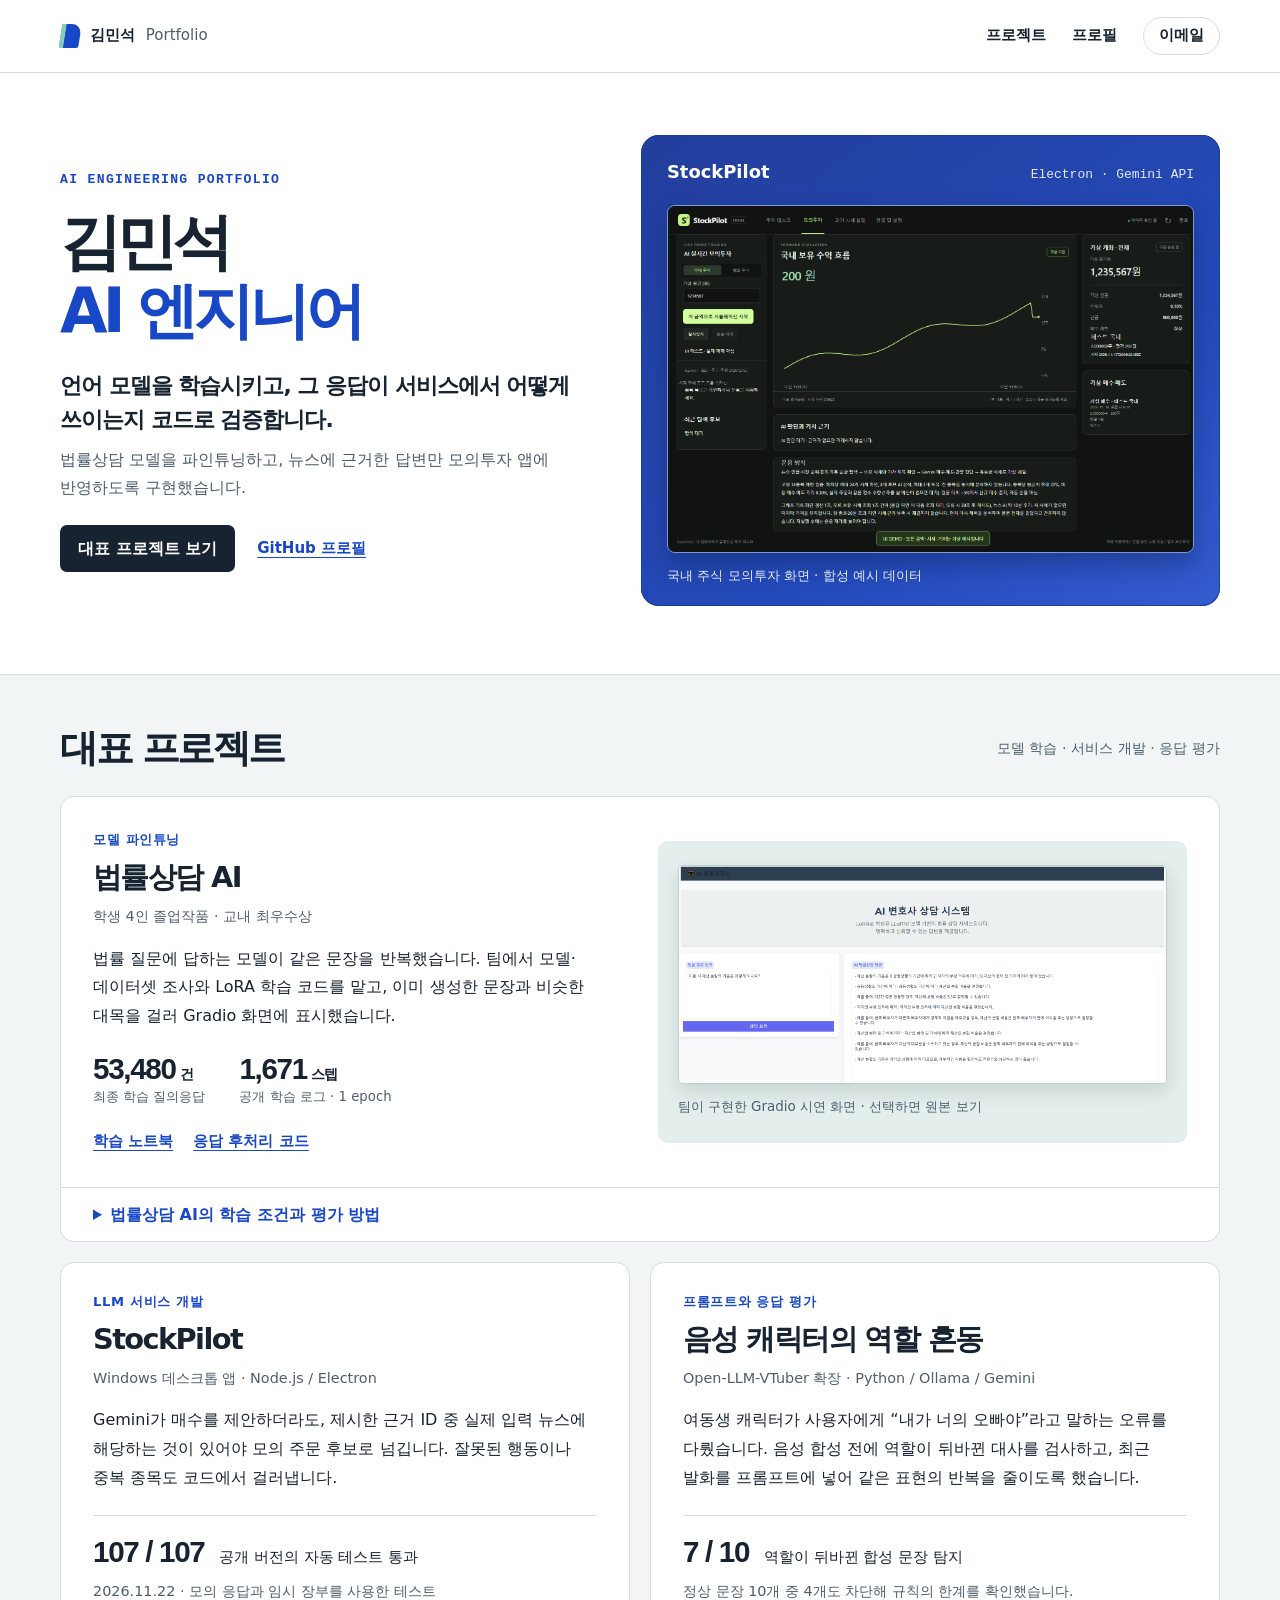
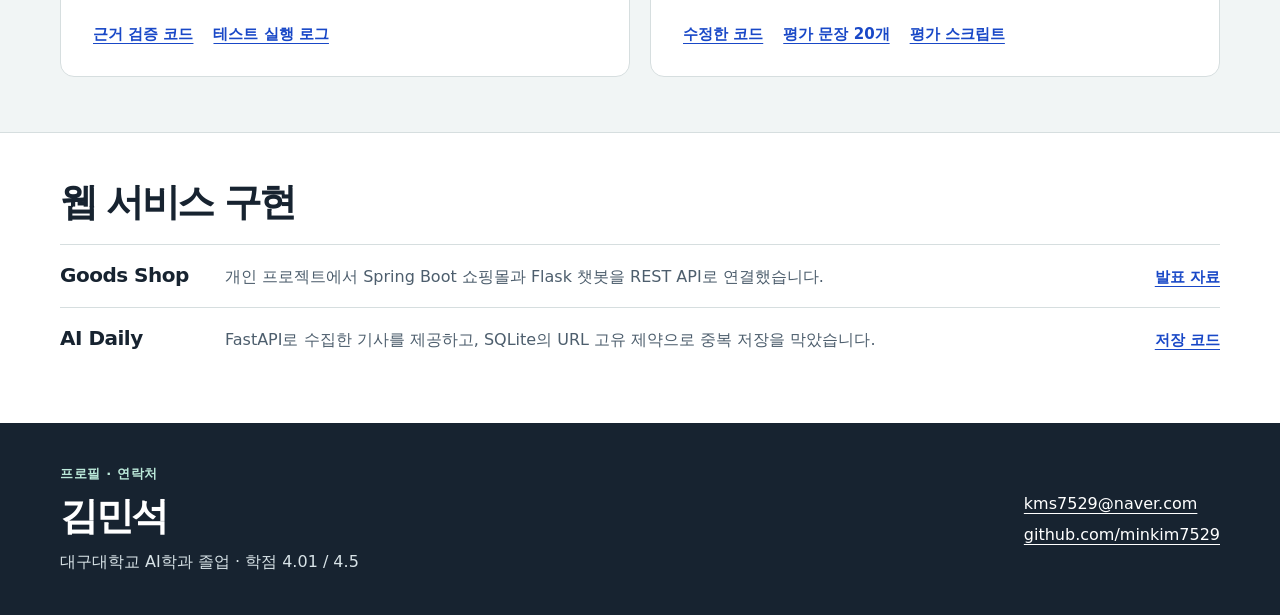
<file: index.html>
<!doctype html>
<html lang="ko">
<head>
  <meta charset="utf-8">
  <meta name="viewport" content="width=device-width, initial-scale=1">
  <title>김민석 | AI 엔지니어 포트폴리오</title>
  <meta name="description" content="김민석의 AI 개발 프로젝트. 법률상담 모델의 LoRA 학습, StockPilot의 LLM 응답 검증, 음성 캐릭터의 대화 오류 실험을 코드와 실행 기록으로 소개합니다.">
  <link rel="canonical" href="https://minkim7529.github.io/ai-engineering-portfolio/">
  <meta property="og:title" content="김민석 | AI 엔지니어 포트폴리오">
  <meta property="og:description" content="모델 학습부터 서비스 구현까지, 직접 맡은 일과 실행 기록">
  <meta property="og:image" content="https://minkim7529.github.io/ai-engineering-portfolio/img/stockpilot-paper-kr.png">
  <link rel="icon" href="favicon.svg" type="image/svg+xml">
  <link rel="stylesheet" href="css/portfolio.css">
</head>
<body>
<a class="skip" href="#main">본문으로 이동</a>
<header class="bar"><div class="wrap bar-in">
  <a class="brand" href="#main"><i aria-hidden="true"></i>김민석<span lang="en">Portfolio</span></a>
  <nav aria-label="주요 메뉴"><a href="#work">프로젝트</a><a href="#profile">프로필</a><a class="contact" href="mailto:kms7529@naver.com">이메일</a></nav>
</div></header>
<main id="main">
<section class="wrap hero" aria-labelledby="intro-title">
  <div class="intro"><p class="eyebrow" lang="en">AI Engineering Portfolio</p>
    <h1 id="intro-title">김민석<span>AI 엔지니어</span></h1>
    <p class="lede">언어 모델을 학습시키고, 그 응답이 서비스에서 어떻게 쓰이는지 코드로 검증합니다.</p>
    <p class="intro-note">법률상담 모델을 파인튜닝하고, 뉴스에 근거한 답변만 모의투자 앱에 반영하도록 구현했습니다.</p>
    <div class="actions"><a class="primary" href="#work">대표 프로젝트 보기</a><a class="textlink" href="https://github.com/minkim7529">GitHub 프로필</a></div>
  </div>
  <figure class="showcase">
    <div class="showcase-top"><span>StockPilot</span><span>Electron · Gemini API</span></div>
    <a class="screen" href="#stockpilot" aria-label="StockPilot 프로젝트 설명 보기"><img src="img/stockpilot-paper-kr.png" width="1469" height="967" alt="StockPilot의 모의 계좌와 자산 추이, 뉴스 분석을 보여주는 데스크톱 화면" fetchpriority="high"></a>
    <figcaption>국내 주식 모의투자 화면 · 합성 예시 데이터</figcaption>
  </figure>
</section>
<section class="work" id="work"><div class="wrap">
  <header class="section-head"><h2>대표 프로젝트</h2><span>모델 학습 · 서비스 개발 · 응답 평가</span></header>
  <article class="feature" id="legal">
    <div class="feature-copy">
      <p class="eyebrow">모델 파인튜닝</p><h3>법률상담 AI</h3>
      <p class="meta">학생 4인 졸업작품 · 교내 최우수상</p>
      <p>법률 질문에 답하는 모델이 같은 문장을 반복했습니다. 팀에서 모델·데이터셋 조사와 LoRA 학습 코드를 맡고, 이미 생성한 문장과 비슷한 대목을 걸러 Gradio 화면에 표시했습니다.</p>
      <div class="stats"><div><strong>53,480<span>건</span></strong><small>최종 학습 질의응답</small></div><div><strong>1,671<span>스텝</span></strong><small>공개 학습 로그 · 1 epoch</small></div></div>
      <div class="sources"><a href="https://github.com/minkim7529/legal-consultation-ai/blob/465636181e98dcc245a76e8473e2a06f2f5f793d/법률_데이터셋_학습.ipynb">학습 노트북</a><a href="https://github.com/minkim7529/legal-consultation-ai/blob/465636181e98dcc245a76e8473e2a06f2f5f793d/법률상담사이트_최종.ipynb">응답 후처리 코드</a></div>
    </div>
    <figure class="legal-visual"><a class="legal-frame" href="img/legal-ai-demo.png" aria-label="법률상담 AI 시연 화면 원본 보기"><img src="img/legal-ai-demo.png" width="1832" height="816" alt="Gradio 법률상담 시연 화면에서 입력한 질문과 생성된 답변" loading="lazy"></a><figcaption>팀이 구현한 Gradio 시연 화면 · 선택하면 원본 보기</figcaption></figure>
  </article>
  <details class="training" id="training"><summary>법률상담 AI의 학습 조건과 평가 방법</summary><p>Llama 3.1 8B를 4비트로 불러와 LoRA(r=16)를 적용했습니다. 초기 실험에서는 같은 질문에 대한 1~3 epoch의 답변을 읽고 2 epoch의 출력을 선호했습니다. 최종 공개 노트북에는 1 epoch 학습이 기록돼 있습니다. 반복 문장은 SequenceMatcher로 비교했으며, 질문별 법률 정확도를 정량 평가한 수치는 없습니다.</p></details>
  <div class="pair">
    <article class="case" id="stockpilot"><p class="eyebrow">LLM 서비스 개발</p><h3>StockPilot</h3><p class="meta">Windows 데스크톱 앱 · Node.js / Electron</p>
      <p>Gemini가 매수를 제안하더라도, 제시한 근거 ID 중 실제 입력 뉴스에 해당하는 것이 있어야 모의 주문 후보로 넘깁니다. 잘못된 행동이나 중복 종목도 코드에서 걸러냅니다.</p>
      <div class="result"><strong>107 / 107</strong><span>공개 버전의 자동 테스트 통과</span></div>
      <p class="fine">2026.11.22 · 모의 응답과 임시 장부를 사용한 테스트</p>
      <div class="sources"><a href="https://github.com/minkim7529/ai-stock-trading-program/blob/c819b2ce1bc6b4c4fecc42fb5cb57cead254dee7/src/live.js#L14">근거 검증 코드</a><a href="evidence/stockpilot-tests-2026-11-22.txt">테스트 실행 로그</a></div>
    </article>
    <article class="case" id="vtuber"><p class="eyebrow">프롬프트와 응답 평가</p><h3>음성 캐릭터의 역할 혼동</h3><p class="meta">Open-LLM-VTuber 확장 · Python / Ollama / Gemini</p>
      <p>여동생 캐릭터가 사용자에게 “내가 너의 오빠야”라고 말하는 오류를 다뤘습니다. 음성 합성 전에 역할이 뒤바뀐 대사를 검사하고, 최근 발화를 프롬프트에 넣어 같은 표현의 반복을 줄이도록 했습니다.</p>
      <div class="result"><strong>7 / 10</strong><span>역할이 뒤바뀐 합성 문장 탐지</span></div>
      <p class="fine">정상 문장 10개 중 4개도 차단해 규칙의 한계를 확인했습니다.</p>
      <div class="sources"><a href="https://github.com/minkim7529/vtuber-ollama-gemini-experiments/blob/e60a309113a58035bb9993677c103e9f2608773b/my-changes.patch">수정한 코드</a><a href="evidence/guard-cases.tsv">평가 문장 20개</a><a href="evidence/check_guard.py">평가 스크립트</a></div>
    </article>
  </div>
</div></section>
<section class="wrap more" id="service"><h2>웹 서비스 구현</h2>
  <div class="service" id="goods-shop"><h3>Goods Shop</h3><p>개인 프로젝트에서 Spring Boot 쇼핑몰과 Flask 챗봇을 REST API로 연결했습니다.</p><a href="https://github.com/minkim7529/goods-shop">발표 자료</a></div>
  <div class="service" id="ai-daily"><h3>AI Daily</h3><p>FastAPI로 수집한 기사를 제공하고, SQLite의 URL 고유 제약으로 중복 저장을 막았습니다.</p><a href="https://github.com/minkim7529/ai-daily/blob/10de4b4a4d784844d360123c672d9339c70101ae/backend/database.py">저장 코드</a></div>
</section>
</main>
<footer id="profile"><div class="wrap foot"><div><p class="eyebrow">프로필 · 연락처</p><h2>김민석</h2><p>대구대학교 AI학과 졸업 · 학점 4.01 / 4.5</p></div><div class="address"><a href="mailto:kms7529@naver.com">kms7529@naver.com</a><a href="https://github.com/minkim7529">github.com/minkim7529</a></div></div></footer>
</body></html>
</file>
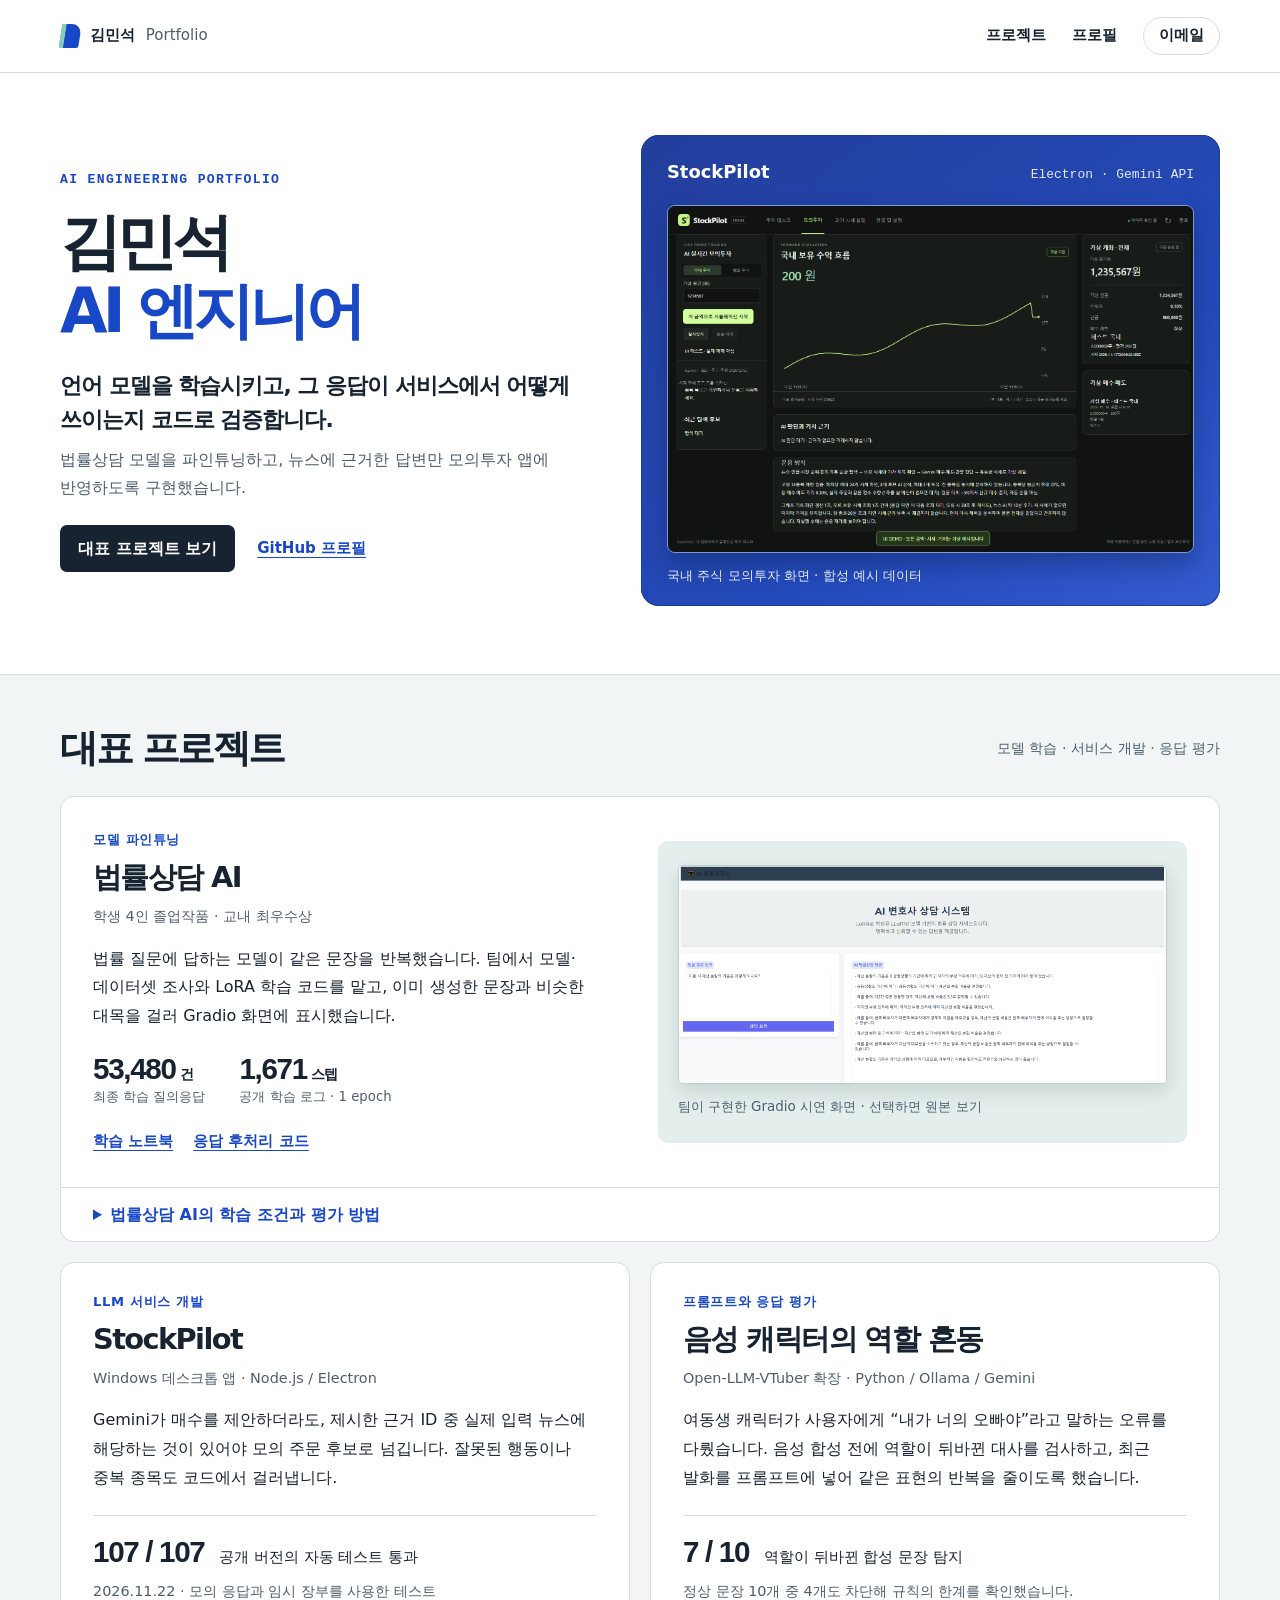
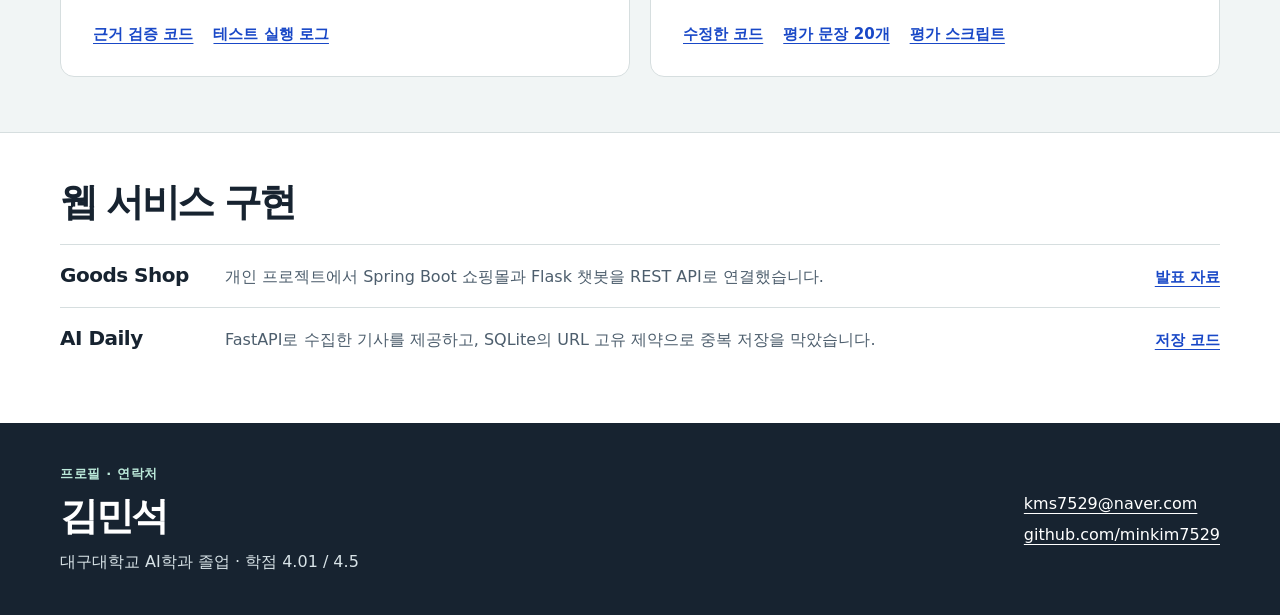
<file: projects/ai-daily.html>
<!doctype html>
<html lang="ko"><head>
<meta charset="utf-8"><meta name="viewport" content="width=device-width, initial-scale=1">
<title>AI Daily | 김민석</title>
<link rel="canonical" href="https://minkim7529.github.io/ai-engineering-portfolio/#ai-daily">
<meta http-equiv="refresh" content="0;url=../#ai-daily">
</head><body><p><a href="../#ai-daily">AI Daily 보기</a></p><p><a href="../">김민석 포트폴리오</a></p></body></html>
</file>
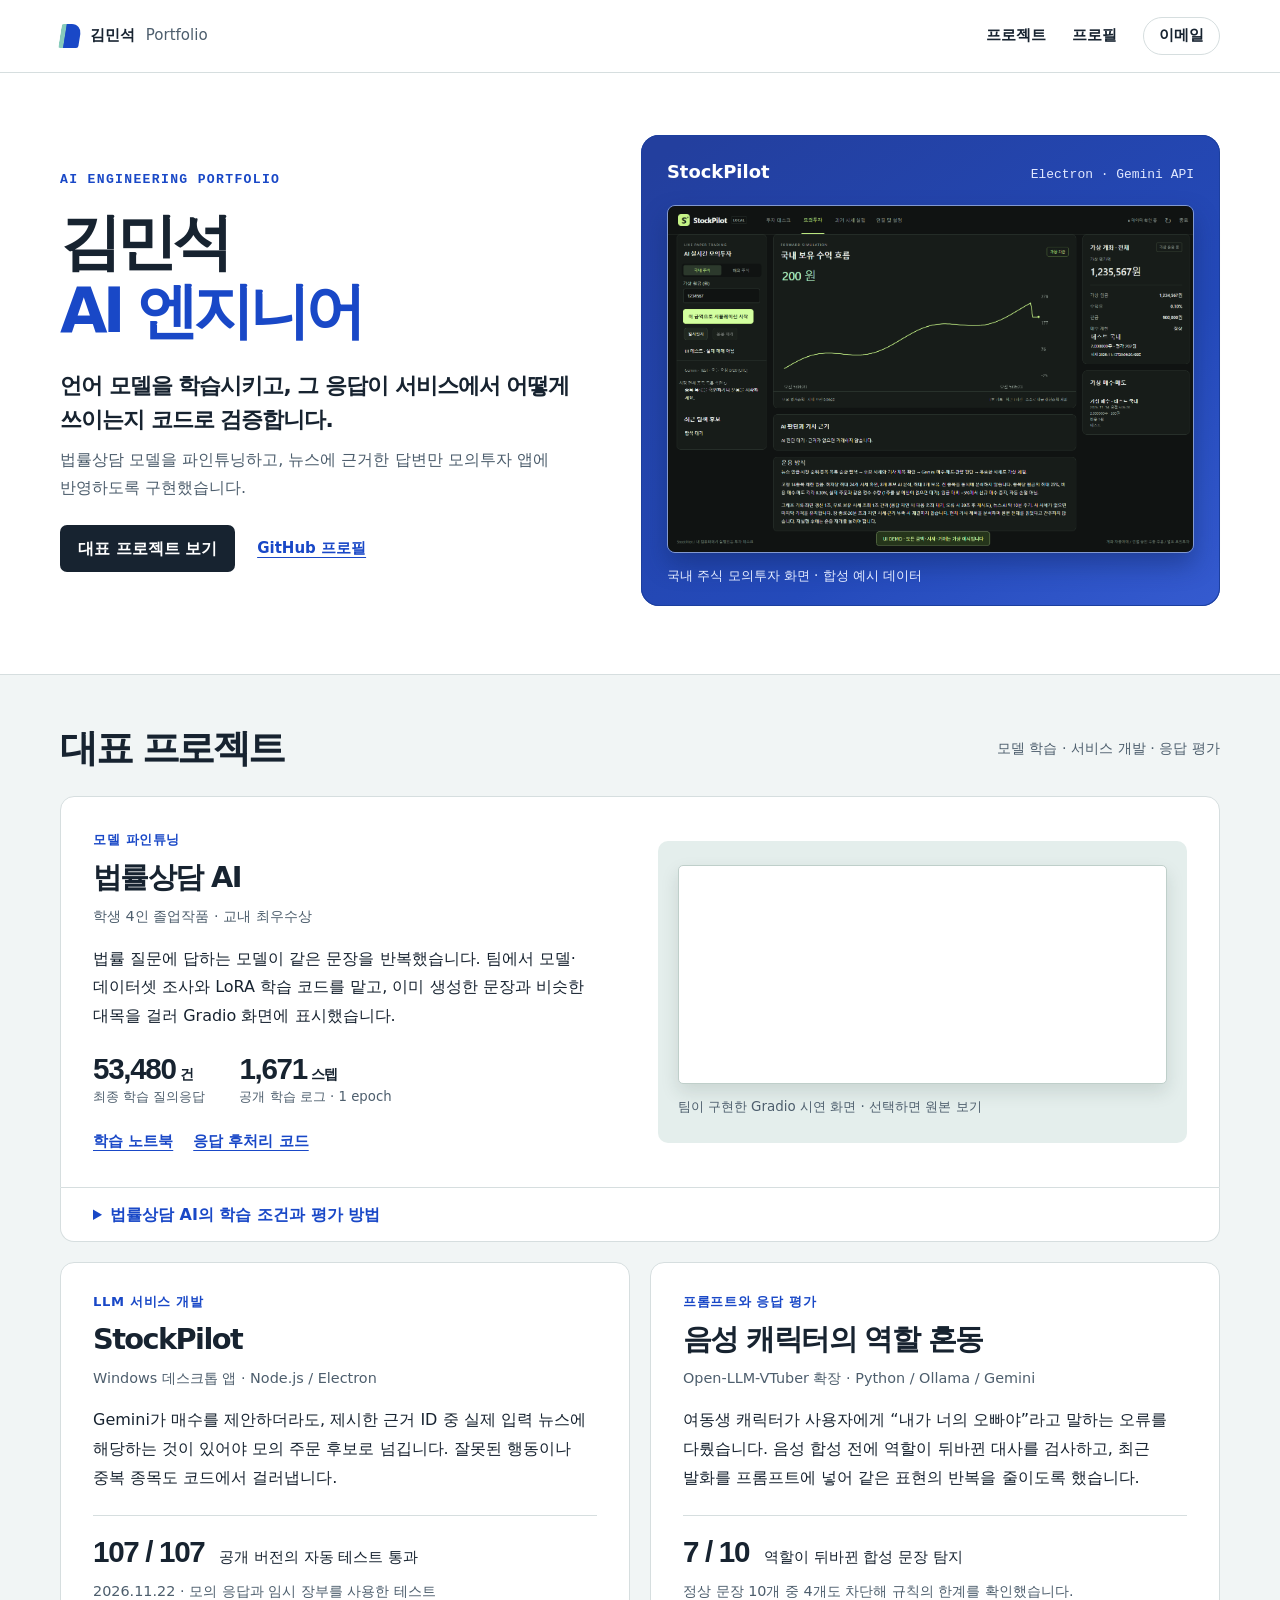
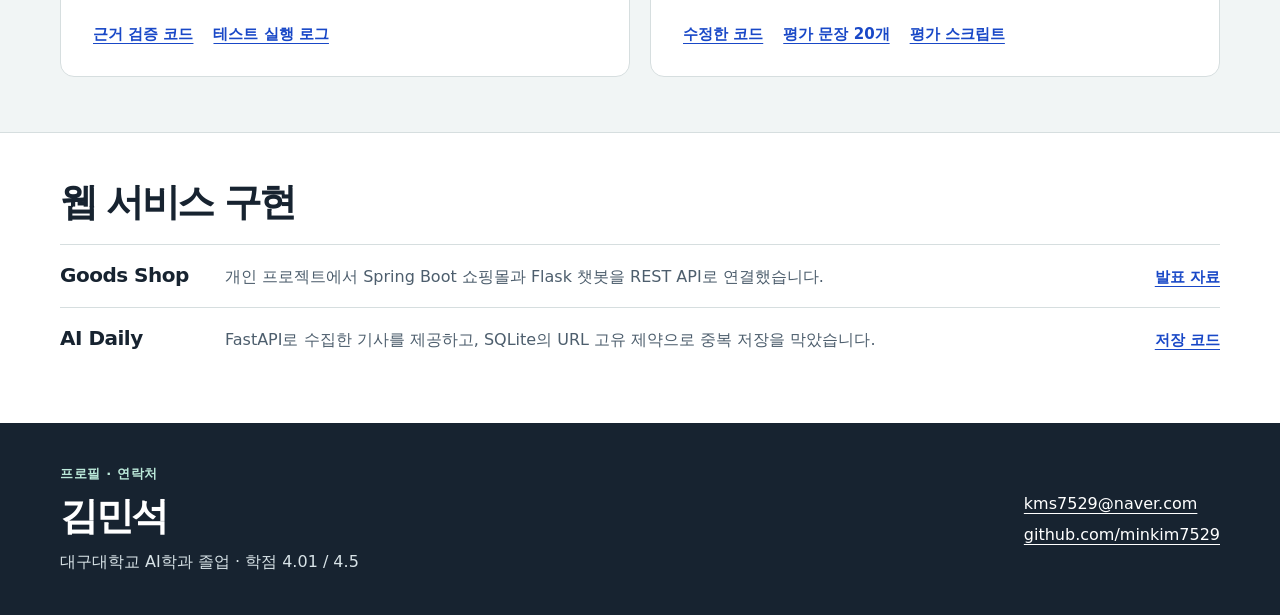
<file: projects/ai-stock-trading-program.html>
<!doctype html>
<html lang="ko"><head>
<meta charset="utf-8"><meta name="viewport" content="width=device-width, initial-scale=1">
<title>StockPilot | 김민석</title>
<link rel="canonical" href="https://minkim7529.github.io/ai-engineering-portfolio/#stockpilot">
<meta http-equiv="refresh" content="0;url=../#stockpilot">
</head><body><p><a href="../#stockpilot">StockPilot 보기</a></p><p><a href="../">김민석 포트폴리오</a></p></body></html>
</file>
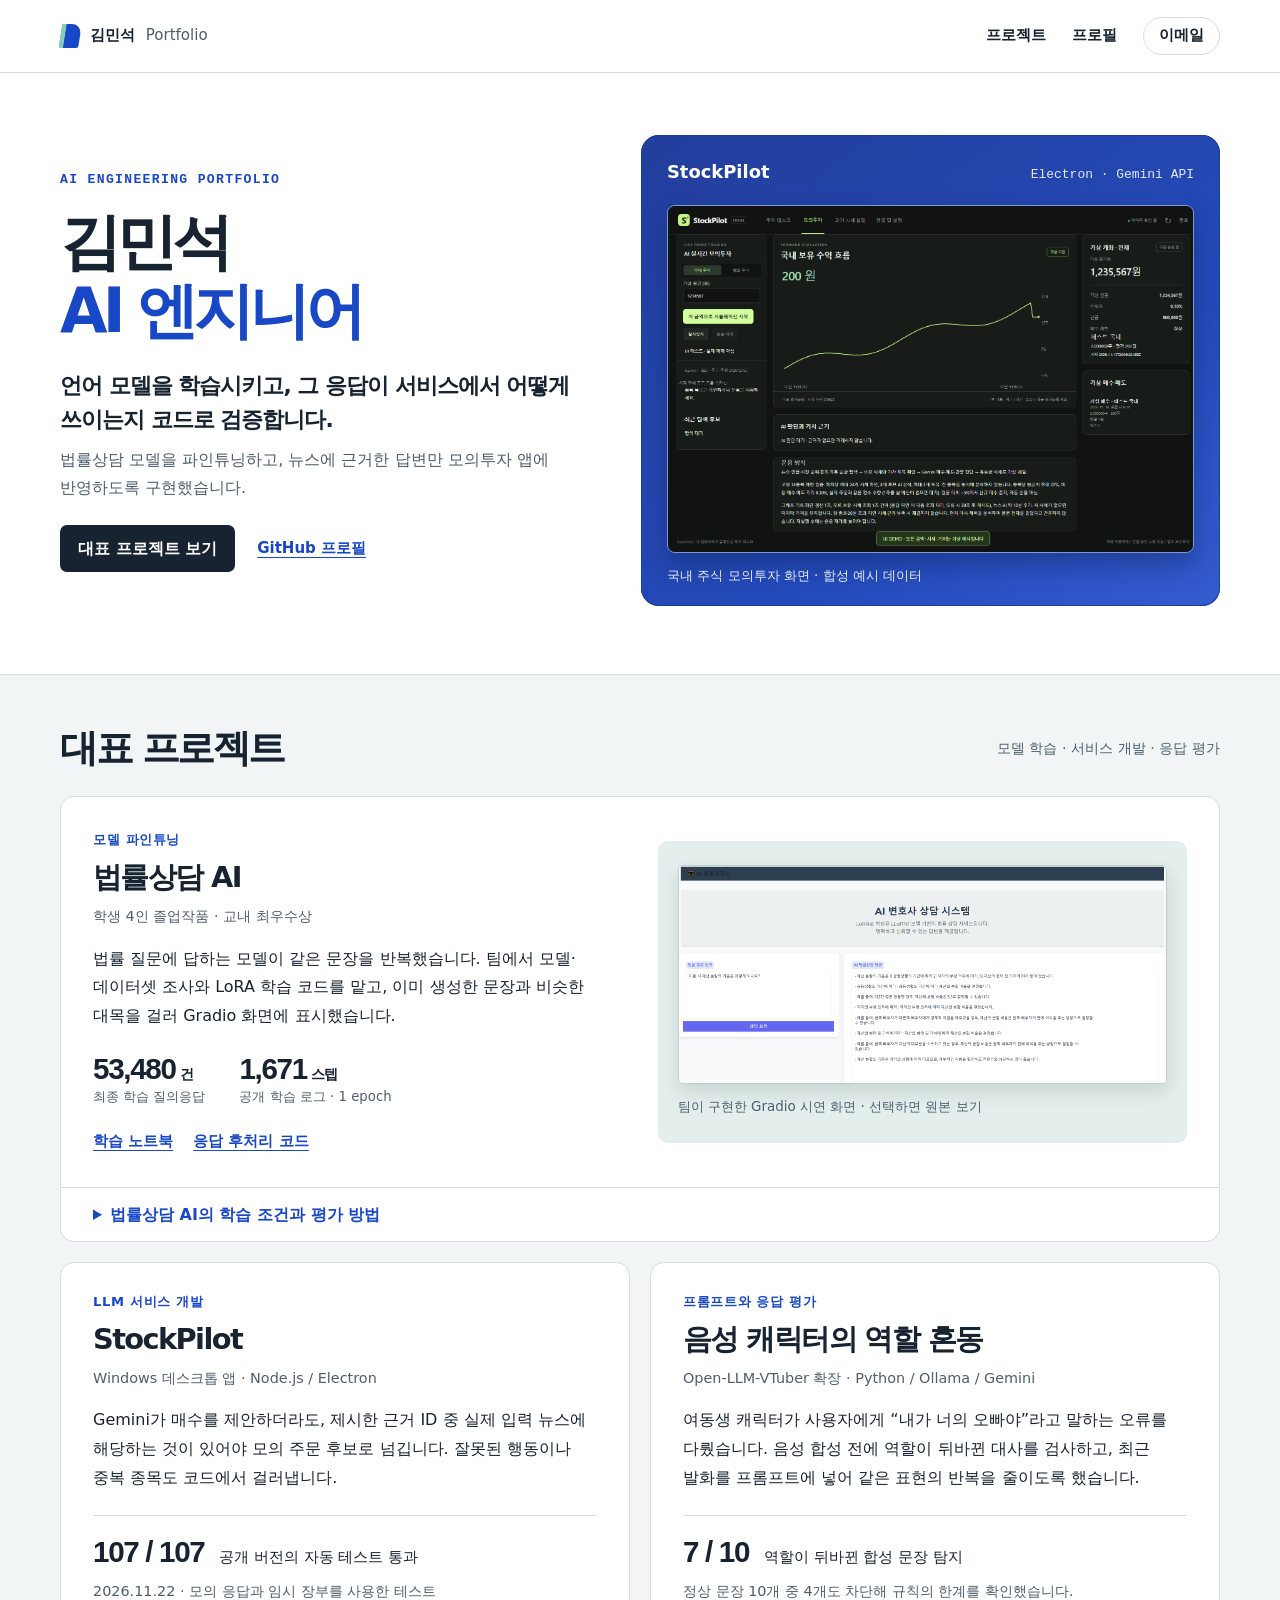
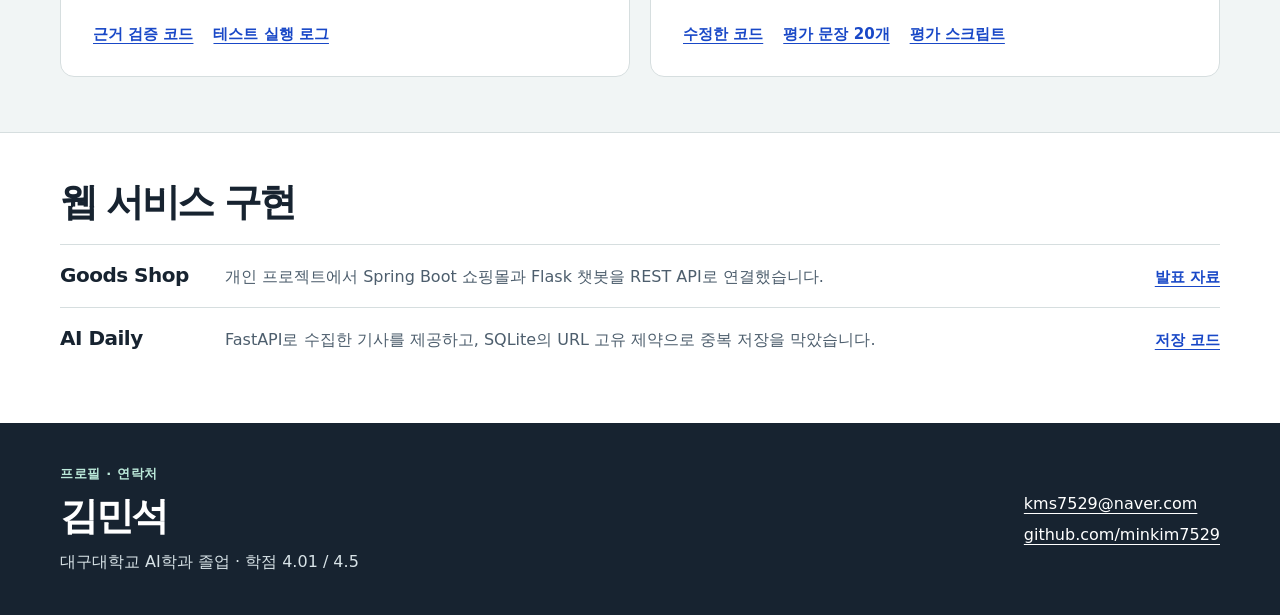
<file: projects/goods-shop.html>
<!doctype html>
<html lang="ko"><head>
<meta charset="utf-8"><meta name="viewport" content="width=device-width, initial-scale=1">
<title>Goods Shop | 김민석</title>
<link rel="canonical" href="https://minkim7529.github.io/ai-engineering-portfolio/#goods-shop">
<meta http-equiv="refresh" content="0;url=../#goods-shop">
</head><body><p><a href="../#goods-shop">Goods Shop 보기</a></p><p><a href="../">김민석 포트폴리오</a></p></body></html>
</file>
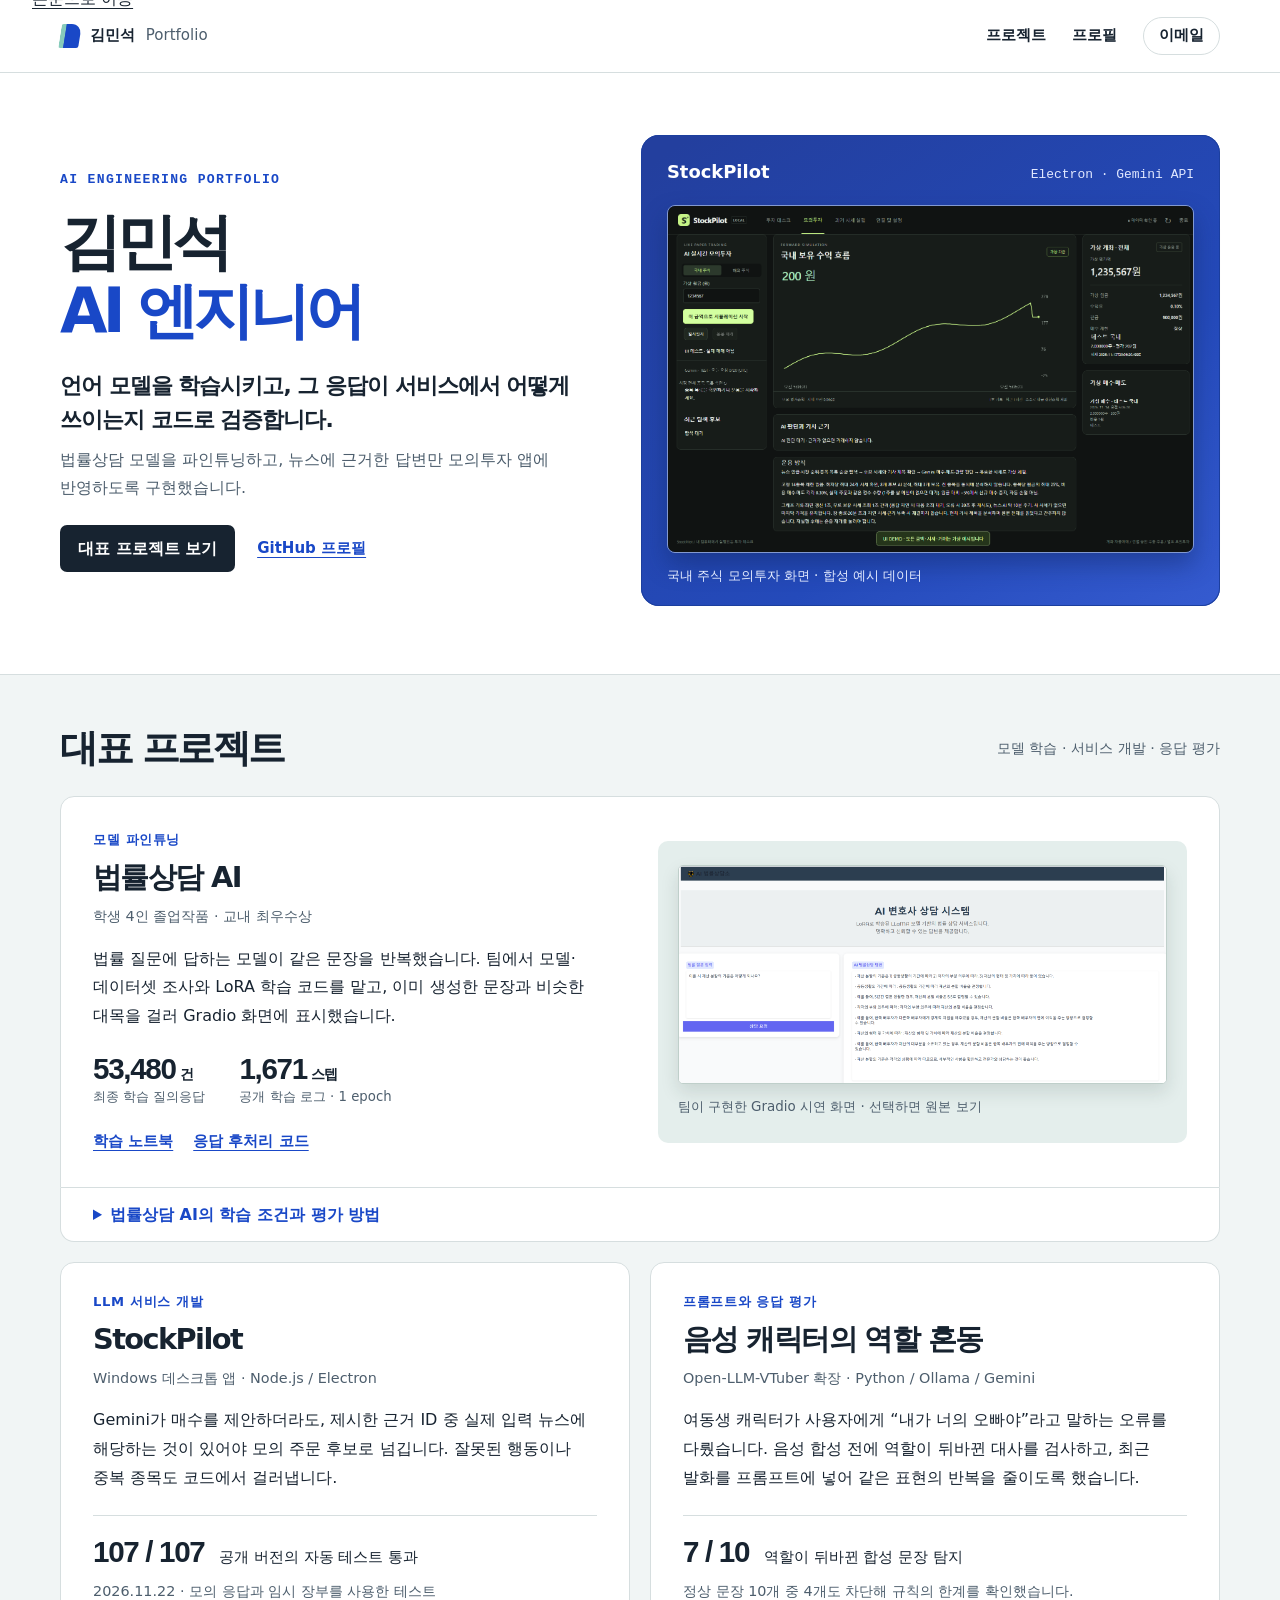
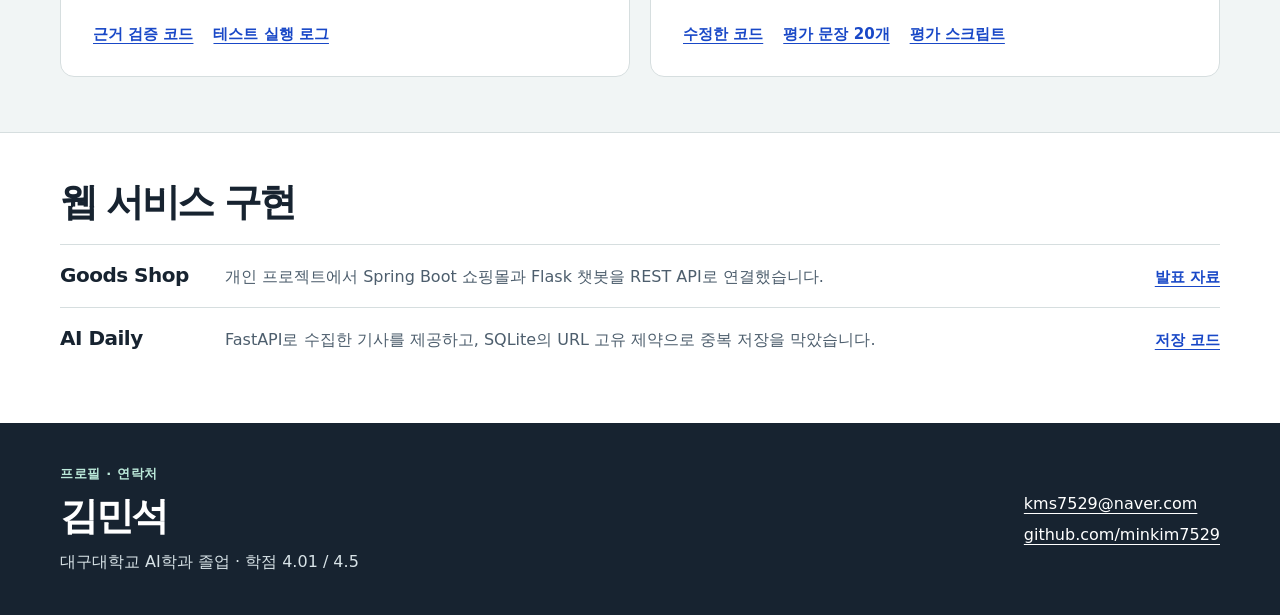
<file: projects/legal-consultation-ai.html>
<!doctype html>
<html lang="ko"><head>
<meta charset="utf-8"><meta name="viewport" content="width=device-width, initial-scale=1">
<title>법률상담 AI | 김민석</title>
<link rel="canonical" href="https://minkim7529.github.io/ai-engineering-portfolio/#legal">
<meta http-equiv="refresh" content="0;url=../#legal">
</head><body><p><a href="../#legal">법률상담 AI 보기</a></p><p><a href="../">김민석 포트폴리오</a></p></body></html>
</file>
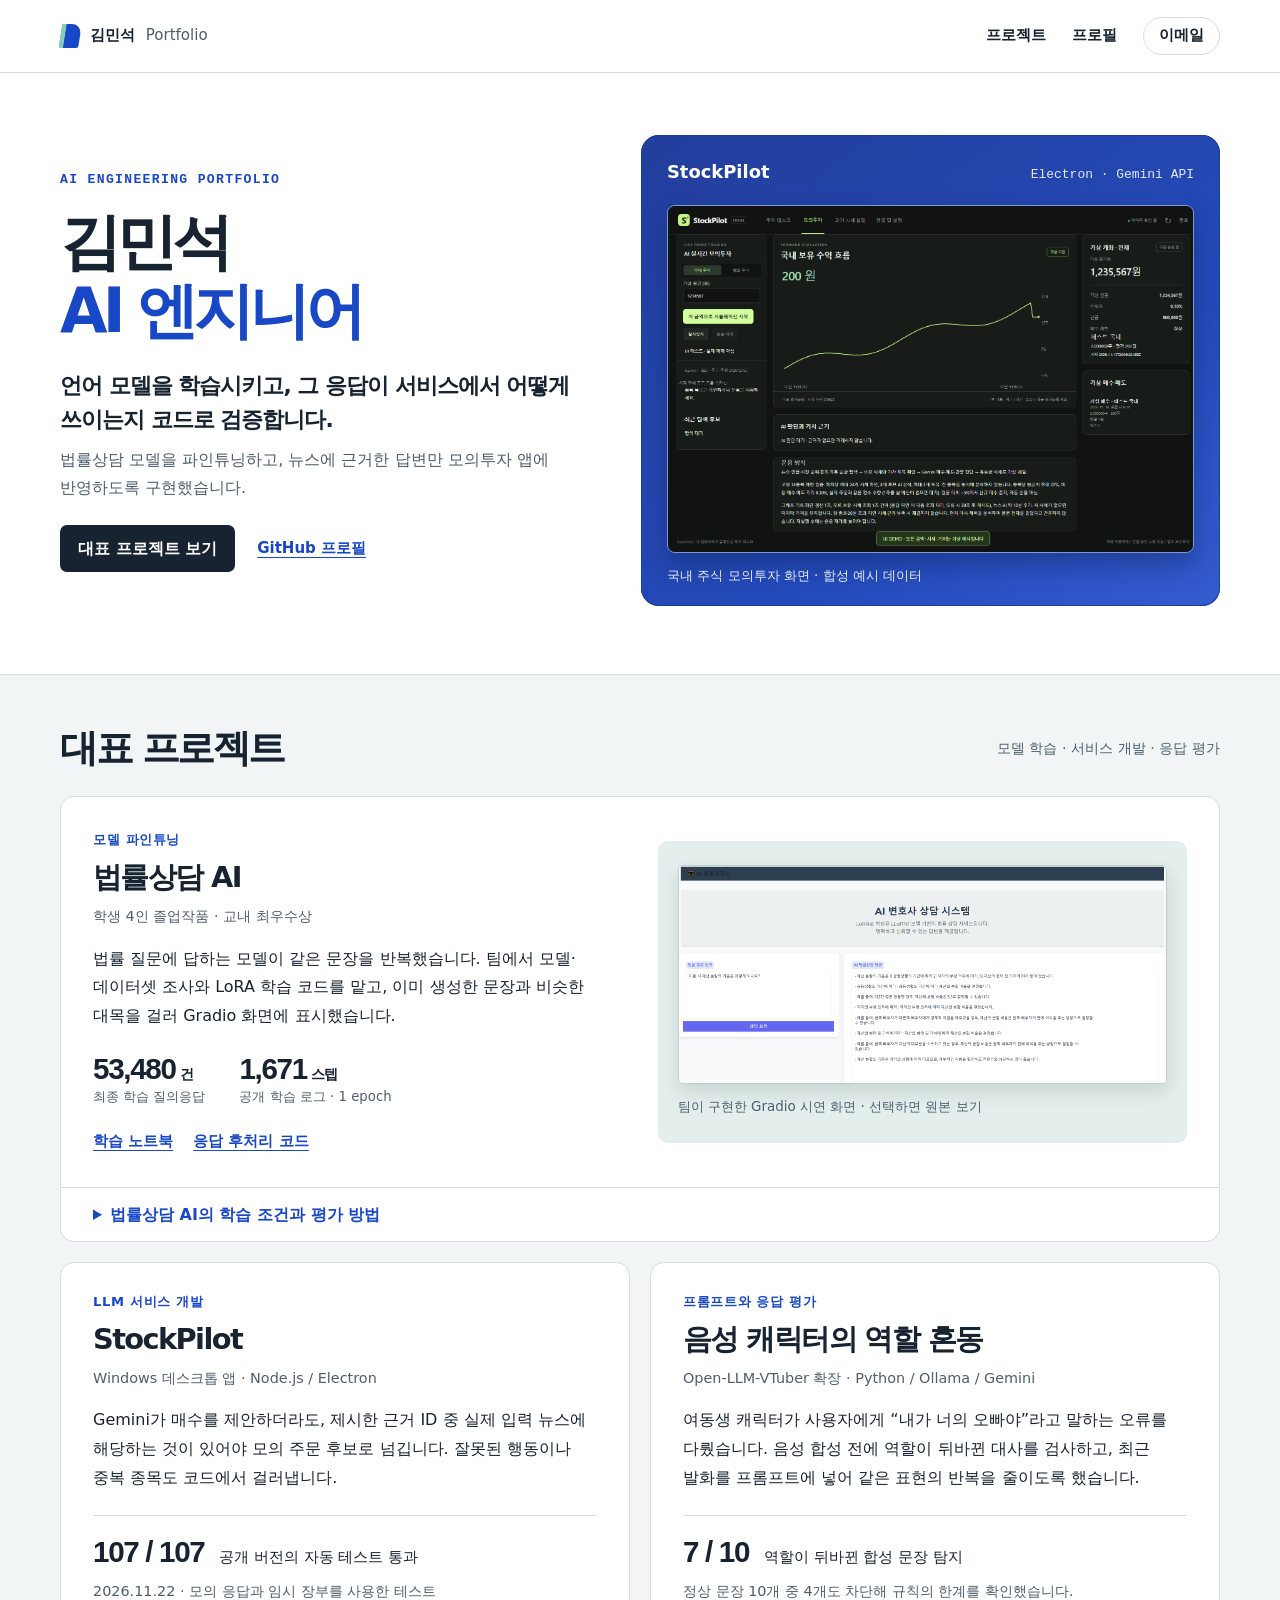
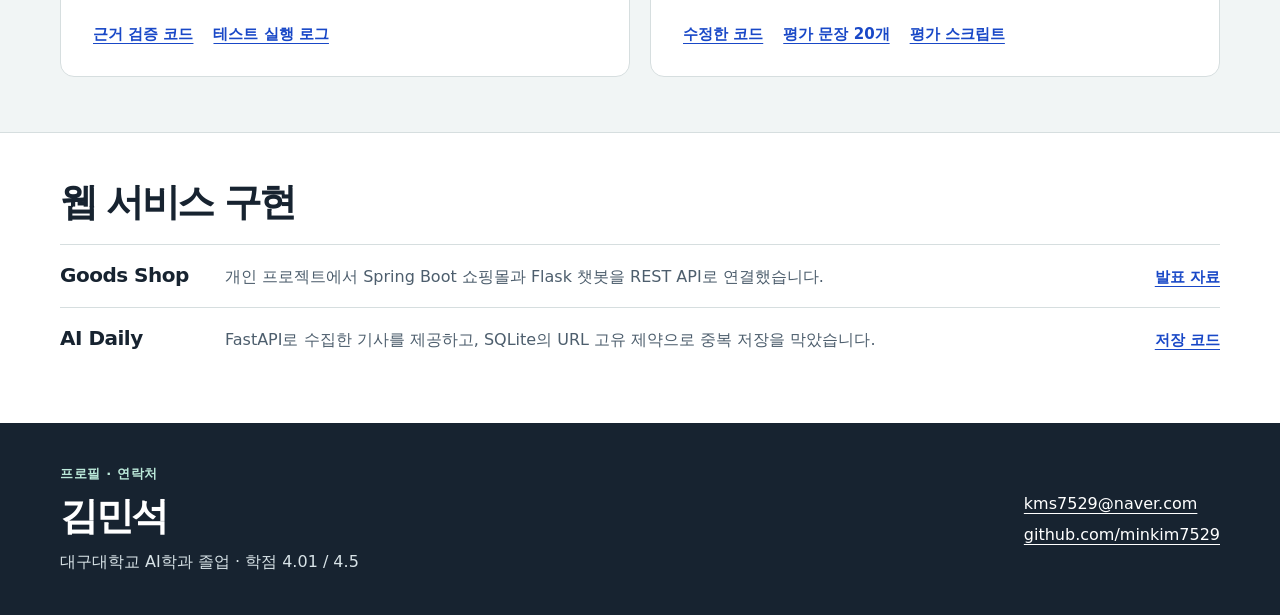
<file: projects/vtuber-companion.html>
<!doctype html>
<html lang="ko"><head>
<meta charset="utf-8"><meta name="viewport" content="width=device-width, initial-scale=1">
<title>음성 캐릭터의 역할 혼동 | 김민석</title>
<link rel="canonical" href="https://minkim7529.github.io/ai-engineering-portfolio/#vtuber">
<meta http-equiv="refresh" content="0;url=../#vtuber">
</head><body><p><a href="../#vtuber">음성 캐릭터의 역할 혼동 보기</a></p><p><a href="../">김민석 포트폴리오</a></p></body></html>
</file>
<file: css/portfolio.css>
*{box-sizing:border-box}
:root{--ink:#172330;--muted:#4d5e6d;--line:#d6dedf;--blue:#1948c7;--soft:#f1f5f5;--paper:#fff;--mint:#bceada}
html{scroll-behavior:smooth;scroll-padding-top:5rem}
body{margin:0;background:var(--paper);color:var(--ink);font:1rem/1.7 "Pretendard","Apple SD Gothic Neo","Malgun Gothic",system-ui,sans-serif;word-break:keep-all;overflow-wrap:anywhere}
a{color:inherit;text-underline-offset:.25em}
a:hover{text-decoration:underline;text-decoration-thickness:2px}
a:focus-visible,summary:focus-visible{outline:3px solid #3976ff;outline-offset:4px}
h1,h2,h3,p,figure{margin:0}
img{display:block;max-width:100%;height:auto}
.wrap{width:min(1160px,calc(100% - 96px));margin-inline:auto}
.bar{border-bottom:1px solid var(--line);background:white}
.bar-in,.bar nav,.brand,.actions,.sources,.section-head,.stats,.result,.foot{display:flex;align-items:center}
.bar-in,.section-head,.foot{justify-content:space-between}
.bar-in{min-height:72px;gap:16px}
.bar nav{gap:26px}
.bar a{text-decoration:none;font-size:.94rem;font-weight:650}
.brand{gap:.65rem;font-weight:800!important}.brand span{font-weight:500;color:var(--muted)}
.brand i{display:block;width:20px;height:24px;background:var(--blue);border-radius:2px 10px 2px 2px;transform:skew(-9deg);border-left:5px solid #87cbbb}
.contact{border:1px solid var(--line);padding:5px 15px;border-radius:20px}.bar a:hover{color:var(--blue)}
.skip{position:fixed;left:1rem;top:-6rem;padding:8px 16px;background:white;z-index:5}.skip:focus{top:1rem}
.hero{display:grid;grid-template-columns:1fr 1.12fr;gap:clamp(32px,5vw,80px);align-items:center;padding-block:62px 68px}
.eyebrow{color:var(--blue);font-size:.82rem;font-weight:750;letter-spacing:.05em}
.hero .eyebrow{font-family:Consolas,monospace;text-transform:uppercase;letter-spacing:.1em}
h1{font-size:clamp(3rem,4.8vw,4.85rem);letter-spacing:-.08em;line-height:1.12;margin-block:17px 23px}
h1 span{display:block;color:var(--blue)}
.lede{font-size:clamp(1.14rem,1.7vw,1.45rem);font-weight:700;letter-spacing:-.045em;line-height:1.55;max-width:27em}
.intro-note{margin-top:10px;color:var(--muted);max-width:32em;line-height:1.7}
.actions{gap:22px;margin-top:24px;flex-wrap:wrap}
.primary{border-radius:7px;background:var(--ink);color:white;padding:10px 18px;text-decoration:none;font-weight:700}
.primary:hover{background:var(--blue);text-decoration:none}
.textlink,.sources a,.service a{font-weight:680;color:var(--blue)}
.showcase{border-radius:18px;padding:22px 26px 18px;background:linear-gradient(145deg,#233f9e 4%,#244aba 65%,#355bd0);color:white;box-shadow:inset 0 0 0 1px #1c3f9e}
.showcase-top{display:flex;align-items:baseline;justify-content:space-between;gap:12px;margin-bottom:18px}.showcase-top span:first-child{font-weight:730;font-size:1.12rem}.showcase-top span:last-child{font: .81rem/1.5 Consolas,monospace;color:#e1e8ff}
.screen{display:block;border:1px solid #8299d0;border-radius:8px;overflow:hidden;box-shadow:0 12px 25px #11276370}
.showcase figcaption,.legal-visual figcaption{margin-top:12px;font-size:.84rem}.showcase figcaption{color:#e5ecff}
.work{padding:50px 0 55px;background:var(--soft);border-block:1px solid var(--line)}
h2{font-size:clamp(1.7rem,3vw,2.35rem);line-height:1.25;letter-spacing:-.065em}
.section-head{gap:12px;margin-bottom:24px}.section-head span,.meta,.fine,figcaption,.service p{color:var(--muted)}
.section-head span,.meta,.fine{font-size:.9rem}.meta{margin:7px 0 16px}
.feature,.case,.training{background:white;border:1px solid var(--line)}
.feature{display:grid;grid-template-columns:1fr 1fr;align-items:center;gap:35px;padding:32px;border-radius:14px 14px 0 0}
h3{font-size:clamp(1.45rem,2.25vw,2rem);letter-spacing:-.055em;line-height:1.35}
.eyebrow+h3{margin-top:7px}.feature-copy>p:not([class]),.case>p:not([class]){line-height:1.8}
.stats{flex-wrap:wrap;gap:34px;margin:20px 0}
.stats div{display:grid}.stats strong,.result strong{font-family:Arial,sans-serif;font-variant-numeric:tabular-nums;font-size:1.85rem;line-height:1.2;letter-spacing:-.045em}
.stats strong span{font-size:.85rem;margin-left:4px}.stats small{color:var(--muted);font-size:.83rem}
.sources{gap:10px 20px;flex-wrap:wrap}.sources a,.service a,.textlink{font-size:.94rem}
.legal-visual{background:#e4eeec;padding:24px 20px;border-radius:10px}
.legal-frame{display:block;background:white;border:1px solid #bfcfca;border-radius:5px;overflow:hidden;box-shadow:0 8px 18px #142c2820}
.training{border-top:0;border-radius:0 0 14px 14px;padding:13px 32px}
.training summary{color:var(--blue);font-weight:650;cursor:pointer;width:fit-content}
.training p{max-width:65em;margin:12px 0 3px}
.pair{display:grid;grid-template-columns:1fr 1fr;gap:20px;margin-top:20px}
.case{border-radius:14px;padding:28px 32px;display:flex;flex-direction:column;align-items:flex-start}
.case .result{border-top:1px solid var(--line);align-self:stretch;margin-top:22px;padding-top:18px;gap:15px;align-items:baseline}
.result span{font-size:.91rem}.case .fine{margin:9px 0 19px}.case .sources{margin-top:auto}
.more{padding-block:46px 52px}.more h2{margin-bottom:18px}
.service{border-top:1px solid var(--line);padding:17px 0;display:grid;grid-template-columns:145px 1fr auto;align-items:baseline;gap:20px}
.service h3{font-size:1.25rem;letter-spacing:-.025em}
footer{background:var(--ink);color:white;padding:40px 0}.foot{gap:25px}.foot .eyebrow{color:var(--mint)}
.foot h2{margin:8px 0}.foot p:not(.eyebrow){color:#d8e3e7}.address{display:grid;gap:4px}
@media(max-width:900px){.wrap{width:calc(100% - 56px)}.hero{gap:25px}.feature{gap:20px;padding:24px}.case{padding:23px}.showcase{padding:15px}.stats{gap:20px}.legal-visual{padding:15px}}
@media(max-width:720px){.wrap{width:calc(100% - 36px)}.bar-in{min-height:60px}.bar nav{gap:14px}.brand span{display:none}.hero,.feature,.pair{grid-template-columns:1fr}.hero{padding-block:33px 36px;gap:28px}.showcase{padding:18px}.work{padding:30px 0}.section-head{align-items:flex-start;flex-direction:column;gap:5px;margin-bottom:17px}.feature{gap:22px}.pair{gap:15px;margin-top:15px}.training{padding-inline:22px}.service{grid-template-columns:1fr auto;gap:4px 12px}.service p{grid-area:2/1/3/3}.service a{grid-area:1/2}.more{padding-block:30px}.foot{align-items:flex-start;flex-direction:column}.intro-note{max-width:unset}.contact{padding:4px 10px}}
@media(prefers-reduced-motion:reduce){html{scroll-behavior:auto}}
</file>
